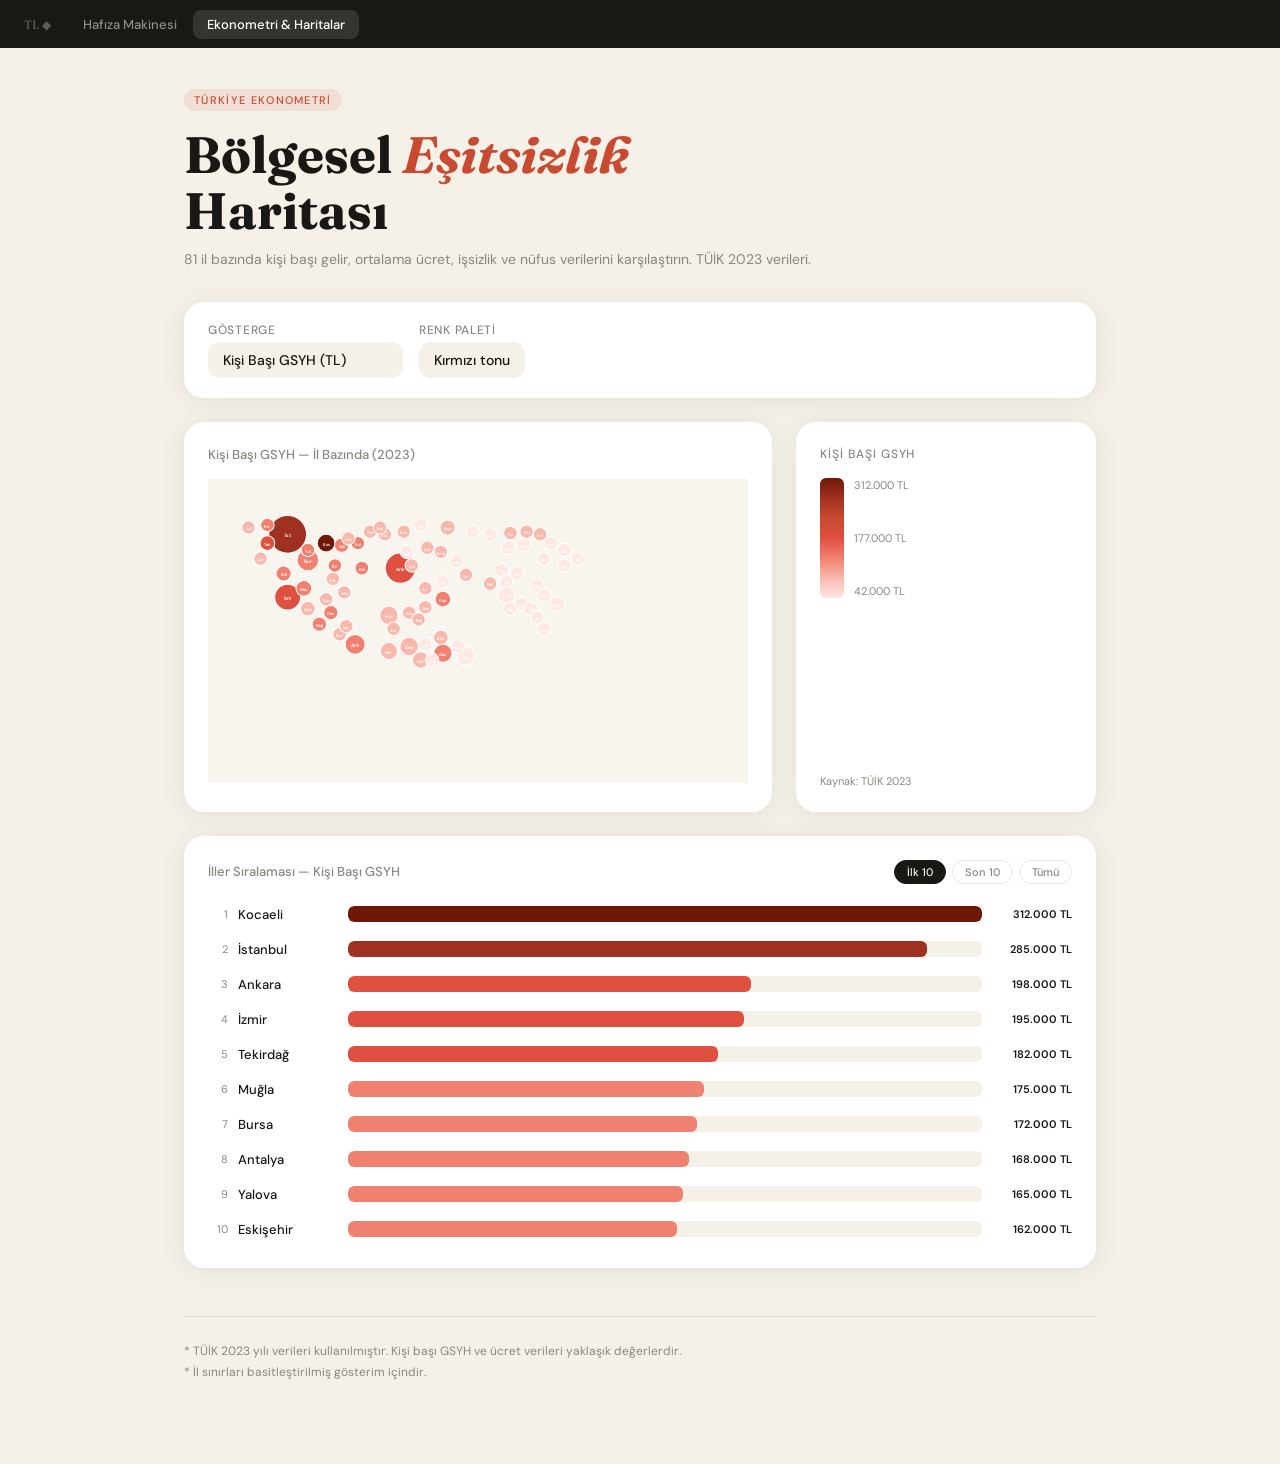
<file: ekonometrik_analiz.html>
<!DOCTYPE html>
<html lang="tr">
<head>
<meta charset="UTF-8">
<meta name="viewport" content="width=device-width, initial-scale=1.0">
<title>Ekonometri & Haritalar — TL Hafıza Makinesi</title>
<link href="https://fonts.googleapis.com/css2?family=Fraunces:ital,wght@0,300;0,700;1,300&family=DM+Sans:wght@300;400;500&display=swap" rel="stylesheet">
<style>
:root {
  --bg:#F5F0E8; --card:#FFFFFF; --text:#1A1814; --muted:#8A8680;
  --accent:#C84B31; --accent2:#2D6A4F; --accent3:#1565C0;
  --border:rgba(26,24,20,0.1); --shadow:0 2px 24px rgba(26,24,20,0.08);
}
*{margin:0;padding:0;box-sizing:border-box;}
body{background:var(--bg);color:var(--text);font-family:'DM Sans',sans-serif;min-height:100vh;}

/* NAV */
.nav{background:#1A1814;padding:0 1.5rem;display:flex;align-items:center;gap:2px;height:48px;position:sticky;top:0;z-index:100;}
.nav a{color:rgba(255,255,255,0.5);text-decoration:none;font-size:13px;font-weight:500;padding:6px 14px;border-radius:8px;transition:all 0.15s;}
.nav a:hover{color:#fff;background:rgba(255,255,255,0.08);}
.nav a.aktif{color:#fff;background:rgba(255,255,255,0.12);}
.nav-logo{color:rgba(255,255,255,0.3);font-size:12px;margin-right:1rem;font-family:'Fraunces',serif;}

.page{max-width:960px;margin:0 auto;padding:2.5rem 1.5rem 5rem;}

/* HEADER */
.header{margin-bottom:2rem;}
.tag{display:inline-block;font-size:11px;font-weight:500;letter-spacing:0.12em;text-transform:uppercase;color:var(--accent);background:rgba(200,75,49,0.1);padding:4px 10px;border-radius:20px;margin-bottom:1rem;}
h1{font-family:'Fraunces',serif;font-weight:700;font-size:clamp(2rem,6vw,3.2rem);line-height:1.1;margin-bottom:0.5rem;}
h1 em{font-style:italic;color:var(--accent);}
.desc{font-size:14px;color:var(--muted);line-height:1.6;}

/* KONTROL PANELİ */
.kontrol{background:var(--card);border-radius:20px;box-shadow:var(--shadow);padding:1.25rem 1.5rem;margin-bottom:1.5rem;display:flex;gap:1rem;flex-wrap:wrap;align-items:center;}
.kontrol label{font-size:12px;font-weight:500;color:var(--muted);text-transform:uppercase;letter-spacing:0.06em;margin-bottom:4px;display:block;}
.kontrol select{background:var(--bg);border:1.5px solid transparent;border-radius:12px;color:var(--text);font-family:'DM Sans',sans-serif;font-size:14px;font-weight:500;padding:8px 14px;outline:none;cursor:pointer;-webkit-appearance:none;transition:border-color 0.2s;}
.kontrol select:focus{border-color:var(--accent);}
.kontrol-grup{display:flex;flex-direction:column;}

/* HARITA ALANI */
.harita-wrap{display:grid;grid-template-columns:1fr 300px;gap:1.5rem;margin-bottom:1.5rem;}
.harita-kart{background:var(--card);border-radius:20px;box-shadow:var(--shadow);padding:1.5rem;}
.harita-baslik{font-size:13px;font-weight:500;color:var(--muted);margin-bottom:1rem;}
#turkiyeHarita{width:100%;cursor:pointer;}
#turkiyeHarita path{transition:opacity 0.15s,filter 0.15s;}
#turkiyeHarita path:hover{opacity:0.8;filter:brightness(1.1);}

/* LEGEND */
.legend-kart{background:var(--card);border-radius:20px;box-shadow:var(--shadow);padding:1.5rem;display:flex;flex-direction:column;gap:1rem;}
.legend-baslik{font-size:12px;font-weight:500;color:var(--muted);text-transform:uppercase;letter-spacing:0.08em;}
.legend-scale{display:flex;flex-direction:column;gap:6px;}
.legend-bar{height:120px;width:24px;border-radius:6px;margin-bottom:8px;}
.legend-labels{display:flex;flex-direction:column;justify-content:space-between;font-size:11px;color:var(--muted);height:120px;}

/* TOOLTIP */
.tooltip{position:fixed;background:#1A1814;color:#fff;border-radius:12px;padding:12px 16px;font-size:12px;pointer-events:none;z-index:999;display:none;min-width:180px;box-shadow:0 8px 24px rgba(0,0,0,0.2);}
.tooltip-il{font-family:'Fraunces',serif;font-size:1.1rem;font-weight:700;margin-bottom:8px;}
.tooltip-row{display:flex;justify-content:space-between;gap:16px;margin-bottom:3px;}
.tooltip-key{color:rgba(255,255,255,0.5);}
.tooltip-val{font-weight:600;color:#fff;}

/* SEÇİLİ İL PANELİ */
.il-panel{background:var(--card);border-radius:20px;box-shadow:var(--shadow);padding:1.5rem;margin-bottom:1.5rem;display:none;}
.il-panel.goster{display:block;animation:fadeUp 0.3s ease;}
@keyframes fadeUp{from{opacity:0;transform:translateY(12px)}to{opacity:1;transform:translateY(0)}}
.il-panel-baslik{display:flex;justify-content:space-between;align-items:flex-start;margin-bottom:1.25rem;flex-wrap:wrap;gap:0.5rem;}
.il-adi{font-family:'Fraunces',serif;font-size:1.8rem;font-weight:700;}
.il-bolge{font-size:12px;color:var(--muted);background:var(--bg);padding:4px 10px;border-radius:20px;}
.il-stat-grid{display:grid;grid-template-columns:repeat(4,1fr);gap:1rem;}
.il-stat{background:var(--bg);border-radius:12px;padding:1rem;}
.il-stat-label{font-size:10px;color:var(--muted);text-transform:uppercase;letter-spacing:0.1em;margin-bottom:4px;}
.il-stat-value{font-family:'Fraunces',serif;font-size:1.3rem;font-weight:700;color:var(--text);}
.il-stat-value.iyi{color:var(--accent2);}
.il-stat-value.kotu{color:var(--accent);}

/* SIRALAMA */
.siralama-kart{background:var(--card);border-radius:20px;box-shadow:var(--shadow);padding:1.5rem;margin-bottom:1.5rem;}
.siralama-baslik{font-size:13px;font-weight:500;color:var(--muted);margin-bottom:1rem;display:flex;justify-content:space-between;align-items:center;}
.siralama-tabs{display:flex;gap:6px;}
.stab{font-size:11px;font-weight:500;padding:4px 12px;border-radius:20px;border:0.5px solid var(--border);background:transparent;color:var(--muted);cursor:pointer;transition:all 0.15s;font-family:'DM Sans',sans-serif;}
.stab.aktif{background:var(--text);color:var(--bg);border-color:var(--text);}
.siralama-liste{display:flex;flex-direction:column;gap:6px;}
.siralama-satir{display:flex;align-items:center;gap:10px;padding:6px 0;}
.siralama-no{font-size:11px;color:var(--muted);width:20px;text-align:right;flex-shrink:0;}
.siralama-il-adi{font-size:13px;font-weight:500;width:100px;flex-shrink:0;cursor:pointer;}
.siralama-il-adi:hover{color:var(--accent);}
.siralama-bar-wrap{flex:1;background:var(--bg);border-radius:6px;height:16px;overflow:hidden;}
.siralama-bar{height:100%;border-radius:6px;transition:width 0.8s cubic-bezier(0.4,0,0.2,1);}
.siralama-deger{font-size:11px;font-weight:600;width:80px;text-align:right;flex-shrink:0;}

/* FOOTER */
.footer{margin-top:3rem;padding-top:1.5rem;border-top:1px solid var(--border);font-size:12px;color:var(--muted);line-height:1.8;}

@media(max-width:700px){
  .harita-wrap{grid-template-columns:1fr;}
  .legend-kart{flex-direction:row;align-items:center;gap:1.5rem;}
  .il-stat-grid{grid-template-columns:repeat(2,1fr);}
  .siralama-il-adi{width:70px;}
}
</style>
</head>
<body>

<!-- NAV -->
<nav class="nav">
  <span class="nav-logo">TL ◆</span>
  <a href="index.html">Hafıza Makinesi</a>
  <a href="ekonometrik_analiz.html" class="aktif">Ekonometri & Haritalar</a>
</nav>

<div class="tooltip" id="tooltip"></div>

<div class="page">
  <div class="header">
    <span class="tag">Türkiye Ekonometri</span>
    <h1>Bölgesel <em>Eşitsizlik</em><br>Haritası</h1>
    <p class="desc">81 il bazında kişi başı gelir, ortalama ücret, işsizlik ve nüfus verilerini karşılaştırın. TÜİK 2023 verileri.</p>
  </div>

  <div class="kontrol">
    <div class="kontrol-grup">
      <label>Gösterge</label>
      <select id="gosterge" onchange="haritaGuncelle()">
        <option value="gsyh">Kişi Başı GSYH (TL)</option>
        <option value="ucret">Ortalama Aylık Ücret (TL)</option>
        <option value="issizlik">İşsizlik Oranı (%)</option>
        <option value="nufus">Nüfus (kişi)</option>
      </select>
    </div>
    <div class="kontrol-grup">
      <label>Renk Paleti</label>
      <select id="palet" onchange="haritaGuncelle()">
        <option value="reds">Kırmızı tonu</option>
        <option value="blues">Mavi tonu</option>
        <option value="greens">Yeşil tonu</option>
        <option value="purples">Mor tonu</option>
      </select>
    </div>
  </div>

  <div class="harita-wrap">
    <div class="harita-kart">
      <div class="harita-baslik" id="haritaBaslik">Kişi Başı GSYH — İl Bazında (2023)</div>
      <svg id="turkiyeHarita" viewBox="0 0 800 450" xmlns="http://www.w3.org/2000/svg"></svg>
    </div>
    <div class="legend-kart">
      <div class="legend-baslik" id="legendBaslik">Kişi Başı GSYH</div>
      <div style="display:flex;gap:10px;align-items:flex-start;">
        <canvas id="legendCanvas" width="24" height="120" style="border-radius:6px;"></canvas>
        <div class="legend-labels" id="legendLabels"></div>
      </div>
      <div style="font-size:11px;color:var(--muted);margin-top:auto;">Kaynak: TÜİK 2023</div>
    </div>
  </div>

  <!-- SEÇİLİ İL -->
  <div class="il-panel" id="ilPanel">
    <div class="il-panel-baslik">
      <div>
        <div class="il-adi" id="ilAdi">—</div>
        <div style="font-size:13px;color:var(--muted);margin-top:4px;" id="ilAciklama">—</div>
      </div>
      <span class="il-bolge" id="ilBolge">—</span>
    </div>
    <div class="il-stat-grid">
      <div class="il-stat">
        <div class="il-stat-label">Kişi Başı GSYH</div>
        <div class="il-stat-value" id="ilGsyh">—</div>
      </div>
      <div class="il-stat">
        <div class="il-stat-label">Ort. Aylık Ücret</div>
        <div class="il-stat-value" id="ilUcret">—</div>
      </div>
      <div class="il-stat">
        <div class="il-stat-label">İşsizlik</div>
        <div class="il-stat-value" id="ilIssizlik">—</div>
      </div>
      <div class="il-stat">
        <div class="il-stat-label">Nüfus</div>
        <div class="il-stat-value" id="ilNufus">—</div>
      </div>
    </div>
  </div>

  <!-- SIRALAMA -->
  <div class="siralama-kart">
    <div class="siralama-baslik">
      <span id="siralamaBaslik">İller Sıralaması — Kişi Başı GSYH</span>
      <div class="siralama-tabs">
        <button class="stab aktif" onclick="siralamaGoster('ust')">İlk 10</button>
        <button class="stab" onclick="siralamaGoster('alt')">Son 10</button>
        <button class="stab" onclick="siralamaGoster('hepsi')">Tümü</button>
      </div>
    </div>
    <div class="siralama-liste" id="siralamaListe"></div>
  </div>

  <div class="footer">
    * TÜİK 2023 yılı verileri kullanılmıştır. Kişi başı GSYH ve ücret verileri yaklaşık değerlerdir.<br>
    * İl sınırları basitleştirilmiş gösterim içindir.
  </div>
</div>

<script>
// ── İL VERİLERİ (TÜİK 2023) ──────────────────────────────────────────────────
const IL_VERISI = {
  "İstanbul":    {gsyh:285000, ucret:28500, issizlik:8.2,  nufus:15840900, bolge:"Marmara"},
  "Ankara":      {gsyh:198000, ucret:22000, issizlik:9.1,  nufus:5782285,  bolge:"İç Anadolu"},
  "İzmir":       {gsyh:195000, ucret:21500, issizlik:9.8,  nufus:4479525,  bolge:"Ege"},
  "Bursa":       {gsyh:172000, ucret:19800, issizlik:8.5,  nufus:3214571,  bolge:"Marmara"},
  "Antalya":     {gsyh:168000, ucret:18500, issizlik:7.2,  nufus:2688004,  bolge:"Akdeniz"},
  "Konya":       {gsyh:128000, ucret:16200, issizlik:7.8,  nufus:2296347,  bolge:"İç Anadolu"},
  "Adana":       {gsyh:118000, ucret:15800, issizlik:14.2, nufus:2274106,  bolge:"Akdeniz"},
  "Gaziantep":   {gsyh:145000, ucret:16500, issizlik:12.5, nufus:2185280,  bolge:"Güneydoğu Anadolu"},
  "Şanlıurfa":   {gsyh:62000,  ucret:12200, issizlik:18.5, nufus:2215210,  bolge:"Güneydoğu Anadolu"},
  "Kocaeli":     {gsyh:312000, ucret:27500, issizlik:6.8,  nufus:2070530,  bolge:"Marmara"},
  "Mersin":      {gsyh:115000, ucret:15200, issizlik:12.8, nufus:1916432,  bolge:"Akdeniz"},
  "Diyarbakır":  {gsyh:58000,  ucret:12500, issizlik:19.2, nufus:1791373,  bolge:"Güneydoğu Anadolu"},
  "Hatay":       {gsyh:88000,  ucret:14200, issizlik:14.5, nufus:1686043,  bolge:"Akdeniz"},
  "Manisa":      {gsyh:138000, ucret:17200, issizlik:8.2,  nufus:1468279,  bolge:"Ege"},
  "Kayseri":     {gsyh:142000, ucret:17500, issizlik:7.5,  nufus:1440530,  bolge:"İç Anadolu"},
  "Samsun":      {gsyh:105000, ucret:14800, issizlik:9.5,  nufus:1358953,  bolge:"Karadeniz"},
  "Balıkesir":   {gsyh:135000, ucret:17000, issizlik:7.8,  nufus:1289577,  bolge:"Marmara"},
  "Kahramanmaraş":{gsyh:95000, ucret:14500, issizlik:11.2, nufus:1178234,  bolge:"Akdeniz"},
  "Van":         {gsyh:52000,  ucret:11800, issizlik:21.5, nufus:1150308,  bolge:"Doğu Anadolu"},
  "Aydın":       {gsyh:130000, ucret:16800, issizlik:8.5,  nufus:1148627,  bolge:"Ege"},
  "Tekirdağ":    {gsyh:182000, ucret:20500, issizlik:6.5,  nufus:1142085,  bolge:"Marmara"},
  "Sakarya":     {gsyh:158000, ucret:18800, issizlik:7.2,  nufus:1065691,  bolge:"Marmara"},
  "Eskişehir":   {gsyh:162000, ucret:19200, issizlik:7.0,  nufus:914475,   bolge:"İç Anadolu"},
  "Denizli":     {gsyh:152000, ucret:18200, issizlik:7.5,  nufus:1040772,  bolge:"Ege"},
  "Trabzon":     {gsyh:108000, ucret:15000, issizlik:8.8,  nufus:818023,   bolge:"Karadeniz"},
  "Malatya":     {gsyh:92000,  ucret:14200, issizlik:10.5, nufus:812580,   bolge:"Doğu Anadolu"},
  "Erzurum":     {gsyh:72000,  ucret:13200, issizlik:12.8, nufus:769085,   bolge:"Doğu Anadolu"},
  "Ordu":        {gsyh:82000,  ucret:13500, issizlik:9.2,  nufus:771610,   bolge:"Karadeniz"},
  "Muğla":       {gsyh:175000, ucret:19500, issizlik:6.8,  nufus:1075706,  bolge:"Ege"},
  "Afyonkarahisar":{gsyh:118000,ucret:15500,issizlik:7.8, nufus:742248,   bolge:"Ege"},
  "Zonguldak":   {gsyh:115000, ucret:15800, issizlik:8.5,  nufus:589849,   bolge:"Karadeniz"},
  "Mardin":      {gsyh:55000,  ucret:12200, issizlik:17.8, nufus:860399,   bolge:"Güneydoğu Anadolu"},
  "Batman":      {gsyh:58000,  ucret:12500, issizlik:18.2, nufus:651376,   bolge:"Güneydoğu Anadolu"},
  "Elazığ":      {gsyh:85000,  ucret:13800, issizlik:11.5, nufus:598021,   bolge:"Doğu Anadolu"},
  "Sivas":       {gsyh:88000,  ucret:14000, issizlik:10.2, nufus:608014,   bolge:"İç Anadolu"},
  "Tokat":       {gsyh:78000,  ucret:13200, issizlik:10.5, nufus:586481,   bolge:"Karadeniz"},
  "Çorum":       {gsyh:98000,  ucret:14500, issizlik:8.5,  nufus:519741,   bolge:"Karadeniz"},
  "Amasya":      {gsyh:88000,  ucret:13800, issizlik:9.0,  nufus:335860,   bolge:"Karadeniz"},
  "Kastamonu":   {gsyh:92000,  ucret:14000, issizlik:8.2,  nufus:379897,   bolge:"Karadeniz"},
  "Çanakkale":   {gsyh:128000, ucret:16500, issizlik:7.5,  nufus:564895,   bolge:"Marmara"},
  "Edirne":      {gsyh:122000, ucret:16000, issizlik:7.8,  nufus:413339,   bolge:"Marmara"},
  "Kırklareli":  {gsyh:135000, ucret:17000, issizlik:7.2,  nufus:372906,   bolge:"Marmara"},
  "Yalova":      {gsyh:165000, ucret:19000, issizlik:7.0,  nufus:309010,   bolge:"Marmara"},
  "Bolu":        {gsyh:142000, ucret:17500, issizlik:7.5,  nufus:331904,   bolge:"Batı Karadeniz"},
  "Düzce":       {gsyh:125000, ucret:16200, issizlik:8.0,  nufus:415272,   bolge:"Batı Karadeniz"},
  "Giresun":     {gsyh:85000,  ucret:13500, issizlik:9.5,  nufus:442380,   bolge:"Karadeniz"},
  "Rize":        {gsyh:98000,  ucret:14500, issizlik:8.8,  nufus:355681,   bolge:"Karadeniz"},
  "Artvin":      {gsyh:92000,  ucret:14200, issizlik:8.5,  nufus:170875,   bolge:"Karadeniz"},
  "Bayburt":     {gsyh:72000,  ucret:13000, issizlik:10.5, nufus:85399,    bolge:"Kuzeydoğu Anadolu"},
  "Gümüşhane":   {gsyh:75000,  ucret:13200, issizlik:10.2, nufus:174524,   bolge:"Karadeniz"},
  "Sinop":       {gsyh:82000,  ucret:13500, issizlik:9.5,  nufus:210498,   bolge:"Karadeniz"},
  "Bartın":      {gsyh:88000,  ucret:14000, issizlik:9.0,  nufus:208790,   bolge:"Batı Karadeniz"},
  "Karabük":     {gsyh:112000, ucret:15500, issizlik:8.5,  nufus:259453,   bolge:"Batı Karadeniz"},
  "Çankırı":     {gsyh:85000,  ucret:13800, issizlik:9.2,  nufus:185459,   bolge:"İç Anadolu"},
  "Kırıkkale":   {gsyh:98000,  ucret:14800, issizlik:9.5,  nufus:272298,   bolge:"İç Anadolu"},
  "Kırşehir":    {gsyh:92000,  ucret:14200, issizlik:9.0,  nufus:241058,   bolge:"İç Anadolu"},
  "Nevşehir":    {gsyh:102000, ucret:14800, issizlik:8.5,  nufus:306503,   bolge:"İç Anadolu"},
  "Aksaray":     {gsyh:88000,  ucret:13800, issizlik:9.5,  nufus:445614,   bolge:"İç Anadolu"},
  "Niğde":       {gsyh:88000,  ucret:13800, issizlik:9.8,  nufus:376415,   bolge:"İç Anadolu"},
  "Karaman":     {gsyh:102000, ucret:15000, issizlik:8.8,  nufus:255384,   bolge:"İç Anadolu"},
  "Isparta":     {gsyh:102000, ucret:15000, issizlik:8.5,  nufus:435617,   bolge:"Akdeniz"},
  "Burdur":      {gsyh:108000, ucret:15200, issizlik:8.2,  nufus:267137,   bolge:"Akdeniz"},
  "Uşak":        {gsyh:112000, ucret:15500, issizlik:8.5,  nufus:376800,   bolge:"Ege"},
  "Kütahya":     {gsyh:108000, ucret:15200, issizlik:8.8,  nufus:572000,   bolge:"Ege"},
  "Bilecik":     {gsyh:142000, ucret:17200, issizlik:7.5,  nufus:231195,   bolge:"Marmara"},
  "Yozgat":      {gsyh:68000,  ucret:12800, issizlik:11.5, nufus:405874,   bolge:"İç Anadolu"},
  "Kilis":       {gsyh:72000,  ucret:13000, issizlik:15.5, nufus:143483,   bolge:"Güneydoğu Anadolu"},
  "Adıyaman":    {gsyh:65000,  ucret:12500, issizlik:16.8, nufus:640216,   bolge:"Güneydoğu Anadolu"},
  "Osmaniye":    {gsyh:82000,  ucret:13500, issizlik:13.5, nufus:556873,   bolge:"Akdeniz"},
  "Siirt":       {gsyh:52000,  ucret:12000, issizlik:20.5, nufus:351392,   bolge:"Güneydoğu Anadolu"},
  "Şırnak":      {gsyh:45000,  ucret:11500, issizlik:22.8, nufus:582536,   bolge:"Güneydoğu Anadolu"},
  "Hakkari":     {gsyh:42000,  ucret:11200, issizlik:24.5, nufus:281492,   bolge:"Doğu Anadolu"},
  "Bitlis":      {gsyh:48000,  ucret:11500, issizlik:22.2, nufus:343792,   bolge:"Doğu Anadolu"},
  "Muş":         {gsyh:48000,  ucret:11500, issizlik:21.8, nufus:469514,   bolge:"Doğu Anadolu"},
  "Bingöl":      {gsyh:52000,  ucret:11800, issizlik:20.5, nufus:283650,   bolge:"Doğu Anadolu"},
  "Tunceli":     {gsyh:72000,  ucret:13000, issizlik:12.5, nufus:86003,    bolge:"Doğu Anadolu"},
  "Ağrı":        {gsyh:45000,  ucret:11300, issizlik:23.5, nufus:547210,   bolge:"Doğu Anadolu"},
  "Iğdır":       {gsyh:52000,  ucret:11800, issizlik:19.5, nufus:200204,   bolge:"Kuzeydoğu Anadolu"},
  "Ardahan":     {gsyh:58000,  ucret:12000, issizlik:16.5, nufus:98258,    bolge:"Kuzeydoğu Anadolu"},
  "Kars":        {gsyh:58000,  ucret:12200, issizlik:17.5, nufus:285551,   bolge:"Kuzeydoğu Anadolu"},
};

// ── RENK PALETLERİ ────────────────────────────────────────────────────────────
const PALETLER = {
  reds:    ['#fde8e3','#f9b8ac','#f08070','#e05040','#C84B31','#a03020','#701808'],
  blues:   ['#e3f0fd','#acd0f9','#70a8f0','#4080e0','#1565C0','#1040a0','#082878'],
  greens:  ['#e3f5ec','#acdfbf','#70c890','#40b060','#2D6A4F','#1a5038','#0a3020'],
  purples: ['#f0e3fd','#d0acf9','#b080f0','#9050e0','#7B1FA2','#601080','#400858'],
};

// ── İL KOORDİNATLARI (SVG viewBox 0 0 800 450) ───────────────────────────────
// Basitleştirilmiş merkez noktaları — bubble/circle harita
const IL_POZISYON = {
  "İstanbul":{x:118,y:82},"Tekirdağ":{x:88,y:95},"Edirne":{x:60,y:72},"Kırklareli":{x:88,y:68},
  "Çanakkale":{x:78,y:118},"Balıkesir":{x:112,y:140},"Bursa":{x:148,y:120},"Yalova":{x:148,y:105},
  "Kocaeli":{x:175,y:95},"Sakarya":{x:198,y:98},"Bolu":{x:222,y:95},"Düzce":{x:208,y:88},
  "Zonguldak":{x:240,y:78},"Karabük":{x:262,y:82},"Bartın":{x:255,y:72},
  "Kastamonu":{x:290,y:78},"Sinop":{x:315,y:68},"Samsun":{x:355,y:72},
  "Ordu":{x:392,y:78},"Giresun":{x:418,y:82},"Trabzon":{x:448,y:80},
  "Rize":{x:472,y:78},"Artvin":{x:492,y:82},"Ardahan":{x:508,y:95},
  "Kars":{x:528,y:105},"Iğdır":{x:548,y:118},"Ağrı":{x:528,y:128},
  "Erzurum":{x:498,y:118},"Bayburt":{x:468,y:98},"Gümüşhane":{x:445,y:102},
  "Erzincan":{x:448,y:118},"Tunceli":{x:435,y:135},"Bingöl":{x:458,y:140},
  "Elazığ":{x:442,y:152},"Malatya":{x:418,y:155},"Diyarbakır":{x:442,y:172},
  "Mardin":{x:448,y:192},"Batman":{x:465,y:185},"Siirt":{x:478,y:192},
  "Şırnak":{x:488,y:205},"Hakkari":{x:498,y:222},"Van":{x:518,y:185},
  "Muş":{x:488,y:158},"Bitlis":{x:498,y:172},"Ağrı":{x:528,y:128},
  "Ankara":{x:285,y:132},"Çankırı":{x:295,y:108},"Kırıkkale":{x:302,y:128},
  "Eskişehir":{x:228,y:132},"Afyonkarahisar":{x:202,y:168},"Kütahya":{x:185,y:148},
  "Bilecik":{x:188,y:128},"İzmir":{x:118,y:175},"Manisa":{x:142,y:162},
  "Aydın":{x:148,y:192},"Muğla":{x:165,y:215},"Denizli":{x:182,y:198},
  "Uşak":{x:175,y:178},"Antalya":{x:218,y:245},"Burdur":{x:195,y:230},
  "Isparta":{x:205,y:218},"Konya":{x:268,y:202},"Karaman":{x:275,y:222},
  "Aksaray":{x:298,y:198},"Niğde":{x:312,y:208},"Nevşehir":{x:322,y:190},
  "Kırşehir":{x:322,y:162},"Yozgat":{x:348,y:152},"Sivas":{x:382,y:142},
  "Tokat":{x:368,y:122},"Amasya":{x:345,y:108},"Çorum":{x:325,y:102},
  "Kayseri":{x:348,y:178},"Adana":{x:298,y:248},"Mersin":{x:268,y:255},
  "Osmaniye":{x:322,y:245},"Hatay":{x:315,y:268},"Kahramanmaraş":{x:345,y:235},
  "Gaziantep":{x:348,y:258},"Kilis":{x:332,y:268},"Şanlıurfa":{x:382,y:262},
  "Adıyaman":{x:370,y:248},"Muş":{x:488,y:158},
};

// ── RENK HESAPLA ─────────────────────────────────────────────────────────────
function renkhesapla(deger, min, max, palet) {
  const renkler = PALETLER[palet] || PALETLER.reds;
  const t = Math.max(0, Math.min(1, (deger - min) / (max - min)));
  const idx = Math.floor(t * (renkler.length - 1));
  return renkler[idx];
}

let aktifGosterge = 'gsyh';
let aktifSiralama = 'ust';
let secilenIl = null;

function formatDeger(deger, gosterge) {
  if (gosterge === 'gsyh' || gosterge === 'ucret') {
    return deger >= 1000000
      ? (deger/1000000).toFixed(1) + ' M TL'
      : deger.toLocaleString('tr-TR') + ' TL';
  }
  if (gosterge === 'issizlik') return '%' + deger.toFixed(1);
  if (gosterge === 'nufus') return deger >= 1000000
    ? (deger/1000000).toFixed(2) + ' M'
    : deger.toLocaleString('tr-TR');
  return deger;
}

const GOSTERGE_ISIM = {
  gsyh: 'Kişi Başı GSYH', ucret: 'Ort. Aylık Ücret',
  issizlik: 'İşsizlik Oranı', nufus: 'Nüfus'
};

function haritaGuncelle() {
  aktifGosterge = document.getElementById('gosterge').value;
  const palet = document.getElementById('palet').value;
  const degerler = Object.values(IL_VERISI).map(d => d[aktifGosterge]);
  const min = Math.min(...degerler);
  const max = Math.max(...degerler);

  // Başlıkları güncelle
  document.getElementById('haritaBaslik').textContent = GOSTERGE_ISIM[aktifGosterge] + ' — İl Bazında (2023)';
  document.getElementById('legendBaslik').textContent = GOSTERGE_ISIM[aktifGosterge];
  document.getElementById('siralamaBaslik').textContent = `İller Sıralaması — ${GOSTERGE_ISIM[aktifGosterge]}`;

  // SVG'yi çiz
  const svg = document.getElementById('turkiyeHarita');
  svg.innerHTML = '';

  // Arka plan
  const bg = document.createElementNS('http://www.w3.org/2000/svg','rect');
  bg.setAttribute('width','800'); bg.setAttribute('height','450');
  bg.setAttribute('fill','#f8f5ef'); bg.setAttribute('rx','0');
  svg.appendChild(bg);

  // Her il için daire çiz
  Object.entries(IL_POZISYON).forEach(([il, pos]) => {
    const veri = IL_VERISI[il];
    if (!veri) return;
    const deger = veri[aktifGosterge];
    const renk = renkhesapla(deger, min, max, palet);

    // Boyut nüfusa göre
    const r = Math.max(10, Math.min(28, 8 + (veri.nufus / 400000)));

    const g = document.createElementNS('http://www.w3.org/2000/svg','g');
    g.style.cursor = 'pointer';

    const circle = document.createElementNS('http://www.w3.org/2000/svg','circle');
    circle.setAttribute('cx', pos.x);
    circle.setAttribute('cy', pos.y);
    circle.setAttribute('r', r);
    circle.setAttribute('fill', renk);
    circle.setAttribute('stroke', '#fff');
    circle.setAttribute('stroke-width', '1.5');
    circle.style.transition = 'all 0.2s';

    const text = document.createElementNS('http://www.w3.org/2000/svg','text');
    text.setAttribute('x', pos.x);
    text.setAttribute('y', pos.y + 4);
    text.setAttribute('text-anchor','middle');
    text.setAttribute('font-size', r < 14 ? '6' : '7');
    text.setAttribute('font-family','DM Sans,sans-serif');
    text.setAttribute('font-weight','600');
    text.setAttribute('fill', '#fff');
    text.setAttribute('pointer-events','none');
    text.textContent = il.substring(0,3);

    g.appendChild(circle);
    g.appendChild(text);

    // Hover & tıklama
    g.addEventListener('mouseenter', (e) => {
      circle.setAttribute('stroke-width','3');
      circle.setAttribute('stroke','#1A1814');
      tooltipGoster(e, il, veri, aktifGosterge);
    });
    g.addEventListener('mousemove', (e) => tooltipTasI(e));
    g.addEventListener('mouseleave', () => {
      circle.setAttribute('stroke-width', secilenIl===il ? '3':'1.5');
      circle.setAttribute('stroke', secilenIl===il ? '#1A1814':'#fff');
      tooltipGizle();
    });
    g.addEventListener('click', () => ilSec(il));

    svg.appendChild(g);
  });

  // Legend güncelle
  legendGuncelle(min, max, palet);
  siralamaGuncelle();
}

function legendGuncelle(min, max, palet) {
  const canvas = document.getElementById('legendCanvas');
  const ctx = canvas.getContext('2d');
  const renkler = PALETLER[palet] || PALETLER.reds;
  const grad = ctx.createLinearGradient(0, 120, 0, 0);
  renkler.forEach((r,i) => grad.addColorStop(i/(renkler.length-1), r));
  ctx.fillStyle = grad;
  ctx.fillRect(0,0,24,120);

  const labels = document.getElementById('legendLabels');
  labels.innerHTML = '';
  [max, (max+min)/2, min].forEach(v => {
    const span = document.createElement('span');
    span.textContent = formatDeger(Math.round(v), aktifGosterge);
    labels.appendChild(span);
  });
}

function tooltipGoster(e, il, veri, gosterge) {
  const t = document.getElementById('tooltip');
  t.innerHTML = `
    <div class="tooltip-il">${il}</div>
    <div class="tooltip-row"><span class="tooltip-key">Bölge</span><span class="tooltip-val">${veri.bolge}</span></div>
    <div class="tooltip-row"><span class="tooltip-key">KB GSYH</span><span class="tooltip-val">${formatDeger(veri.gsyh,'gsyh')}</span></div>
    <div class="tooltip-row"><span class="tooltip-key">Ort. Ücret</span><span class="tooltip-val">${formatDeger(veri.ucret,'ucret')}</span></div>
    <div class="tooltip-row"><span class="tooltip-key">İşsizlik</span><span class="tooltip-val">${formatDeger(veri.issizlik,'issizlik')}</span></div>
    <div class="tooltip-row"><span class="tooltip-key">Nüfus</span><span class="tooltip-val">${formatDeger(veri.nufus,'nufus')}</span></div>
  `;
  t.style.display = 'block';
  tooltipTasI(e);
}
function tooltipTasI(e) {
  const t = document.getElementById('tooltip');
  const x = e.clientX + 16, y = e.clientY - 10;
  t.style.left = Math.min(x, window.innerWidth - 210) + 'px';
  t.style.top = Math.max(y, 8) + 'px';
}
function tooltipGizle() { document.getElementById('tooltip').style.display='none'; }

function ilSec(il) {
  secilenIl = il;
  const veri = IL_VERISI[il];
  if (!veri) return;
  const panel = document.getElementById('ilPanel');
  panel.classList.add('goster');
  document.getElementById('ilAdi').textContent = il;
  document.getElementById('ilBolge').textContent = veri.bolge;
  document.getElementById('ilAciklama').textContent = `Nüfus: ${formatDeger(veri.nufus,'nufus')} kişi`;

  const gsyhEl = document.getElementById('ilGsyh');
  gsyhEl.textContent = formatDeger(veri.gsyh,'gsyh');
  gsyhEl.className = 'il-stat-value ' + (veri.gsyh > 150000 ? 'iyi' : veri.gsyh < 80000 ? 'kotu' : '');

  const ucretEl = document.getElementById('ilUcret');
  ucretEl.textContent = formatDeger(veri.ucret,'ucret');
  ucretEl.className = 'il-stat-value ' + (veri.ucret > 18000 ? 'iyi' : veri.ucret < 13000 ? 'kotu' : '');

  const issEl = document.getElementById('ilIssizlik');
  issEl.textContent = formatDeger(veri.issizlik,'issizlik');
  issEl.className = 'il-stat-value ' + (veri.issizlik > 15 ? 'kotu' : veri.issizlik < 9 ? 'iyi' : '');

  document.getElementById('ilNufus').textContent = formatDeger(veri.nufus,'nufus');

  panel.scrollIntoView({behavior:'smooth', block:'nearest'});
  haritaGuncelle(); // Seçili ili vurgula
}

function siralamaGoster(tip) {
  aktifSiralama = tip;
  document.querySelectorAll('.stab').forEach(b => b.classList.remove('aktif'));
  event.target.classList.add('aktif');
  siralamaGuncelle();
}

function siralamaGuncelle() {
  const gosterge = aktifGosterge;
  const palet = document.getElementById('palet').value;
  const sirali = Object.entries(IL_VERISI)
    .sort((a,b) => b[1][gosterge] - a[1][gosterge]);

  let liste;
  if (aktifSiralama === 'ust') liste = sirali.slice(0,10);
  else if (aktifSiralama === 'alt') liste = sirali.slice(-10).reverse();
  else liste = sirali;

  const degerler = Object.values(IL_VERISI).map(d=>d[gosterge]);
  const maxD = Math.max(...degerler);
  const renkler = PALETLER[palet];

  const container = document.getElementById('siralamaListe');
  container.innerHTML = liste.map(([il,veri],i) => {
    const deger = veri[gosterge];
    const pct = (deger/maxD*100).toFixed(1);
    const renk = renkhesapla(deger, Math.min(...degerler), maxD, palet);
    const gercekSira = sirali.findIndex(([s])=>s===il)+1;
    return `<div class="siralama-satir">
      <span class="siralama-no">${gercekSira}</span>
      <span class="siralama-il-adi" onclick="ilSec('${il}')">${il}</span>
      <div class="siralama-bar-wrap">
        <div class="siralama-bar" style="width:${pct}%;background:${renk};"></div>
      </div>
      <span class="siralama-deger">${formatDeger(deger,gosterge)}</span>
    </div>`;
  }).join('');
}

// Başlat
haritaGuncelle();
</script>
</body>
</html>
</file>
